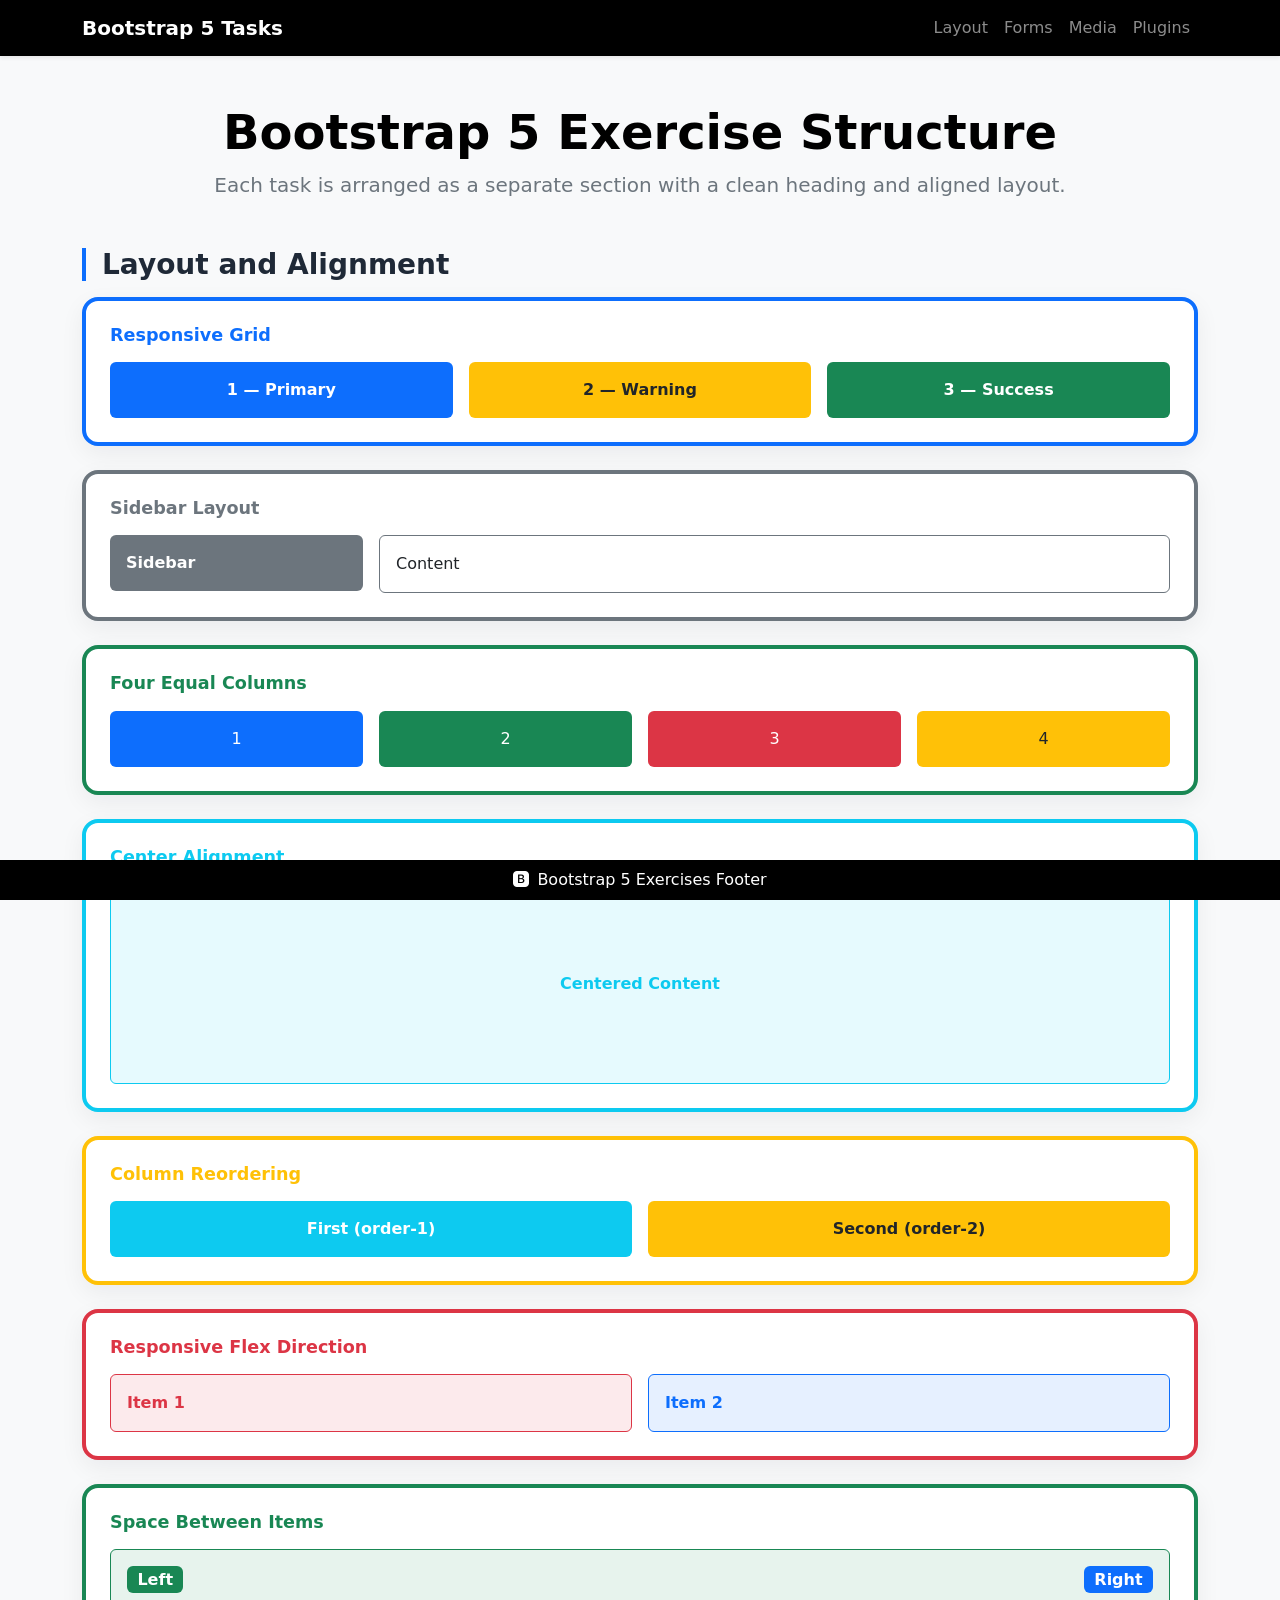
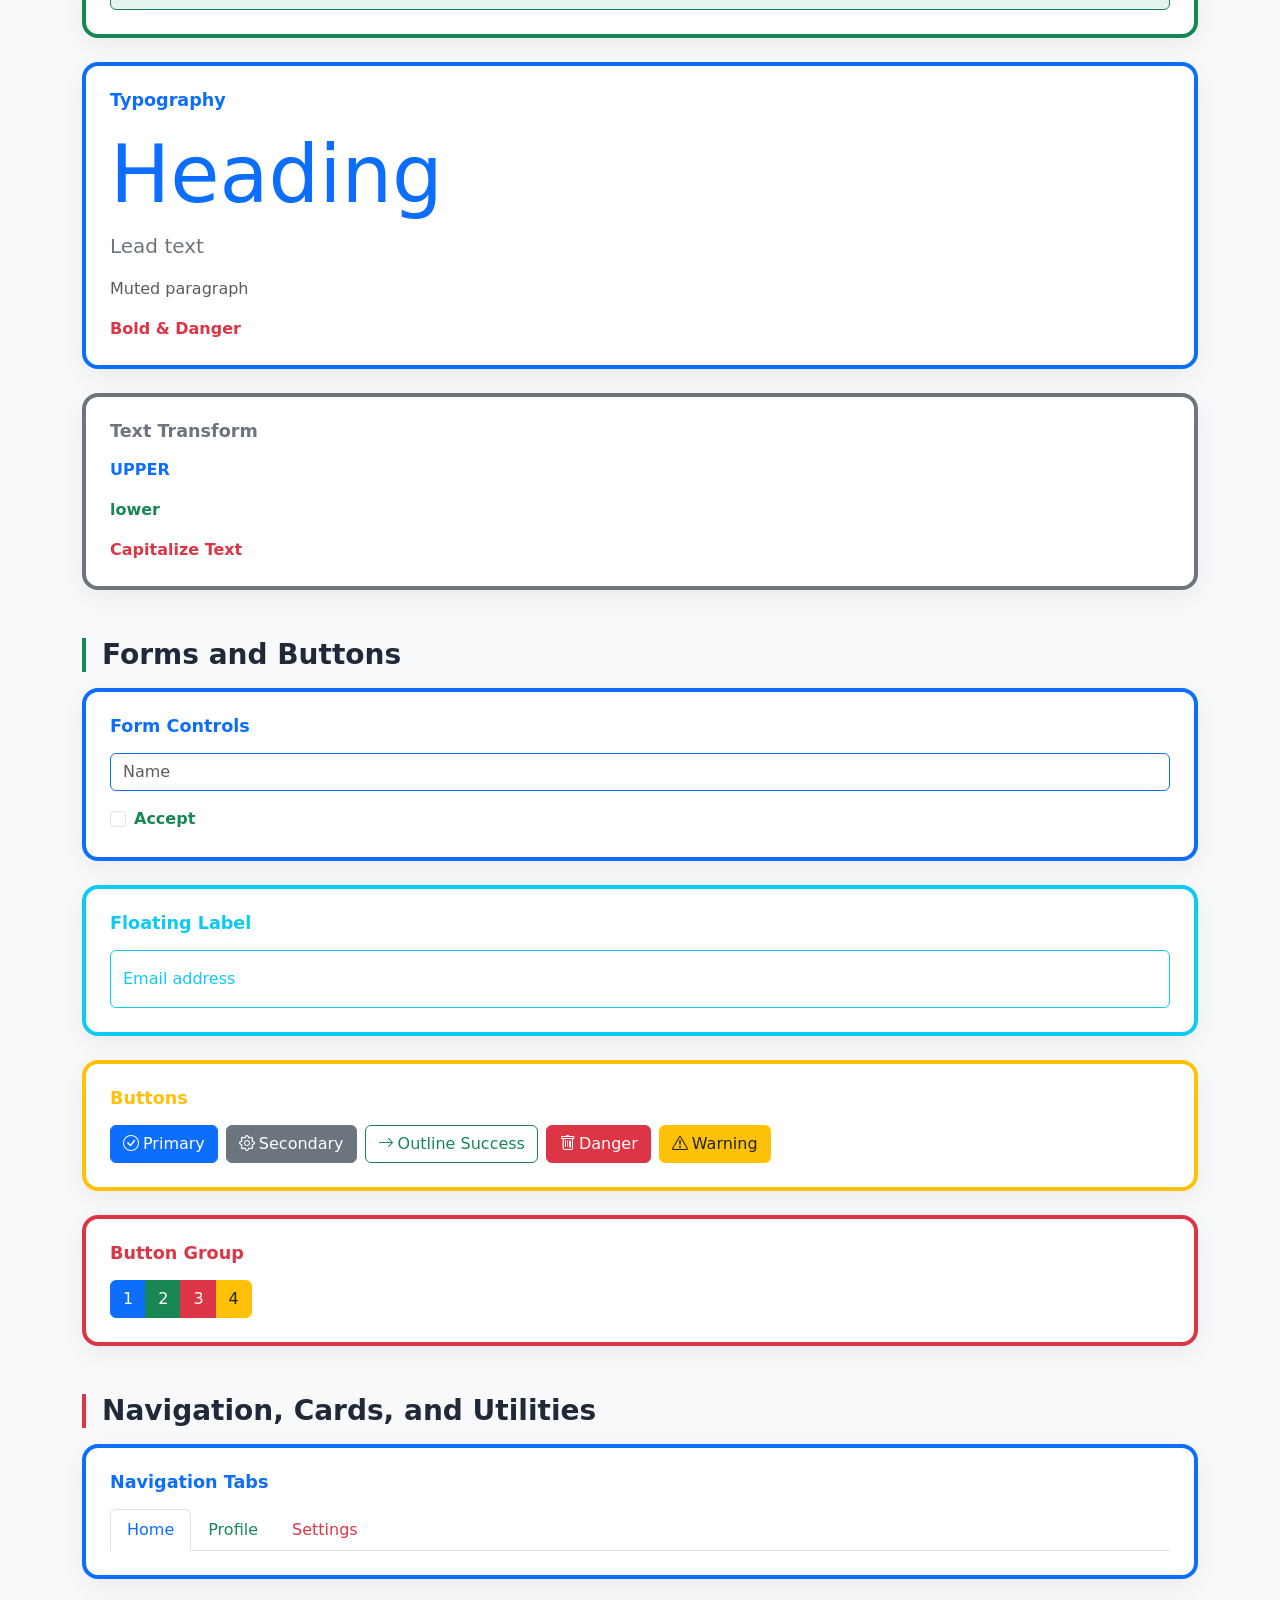
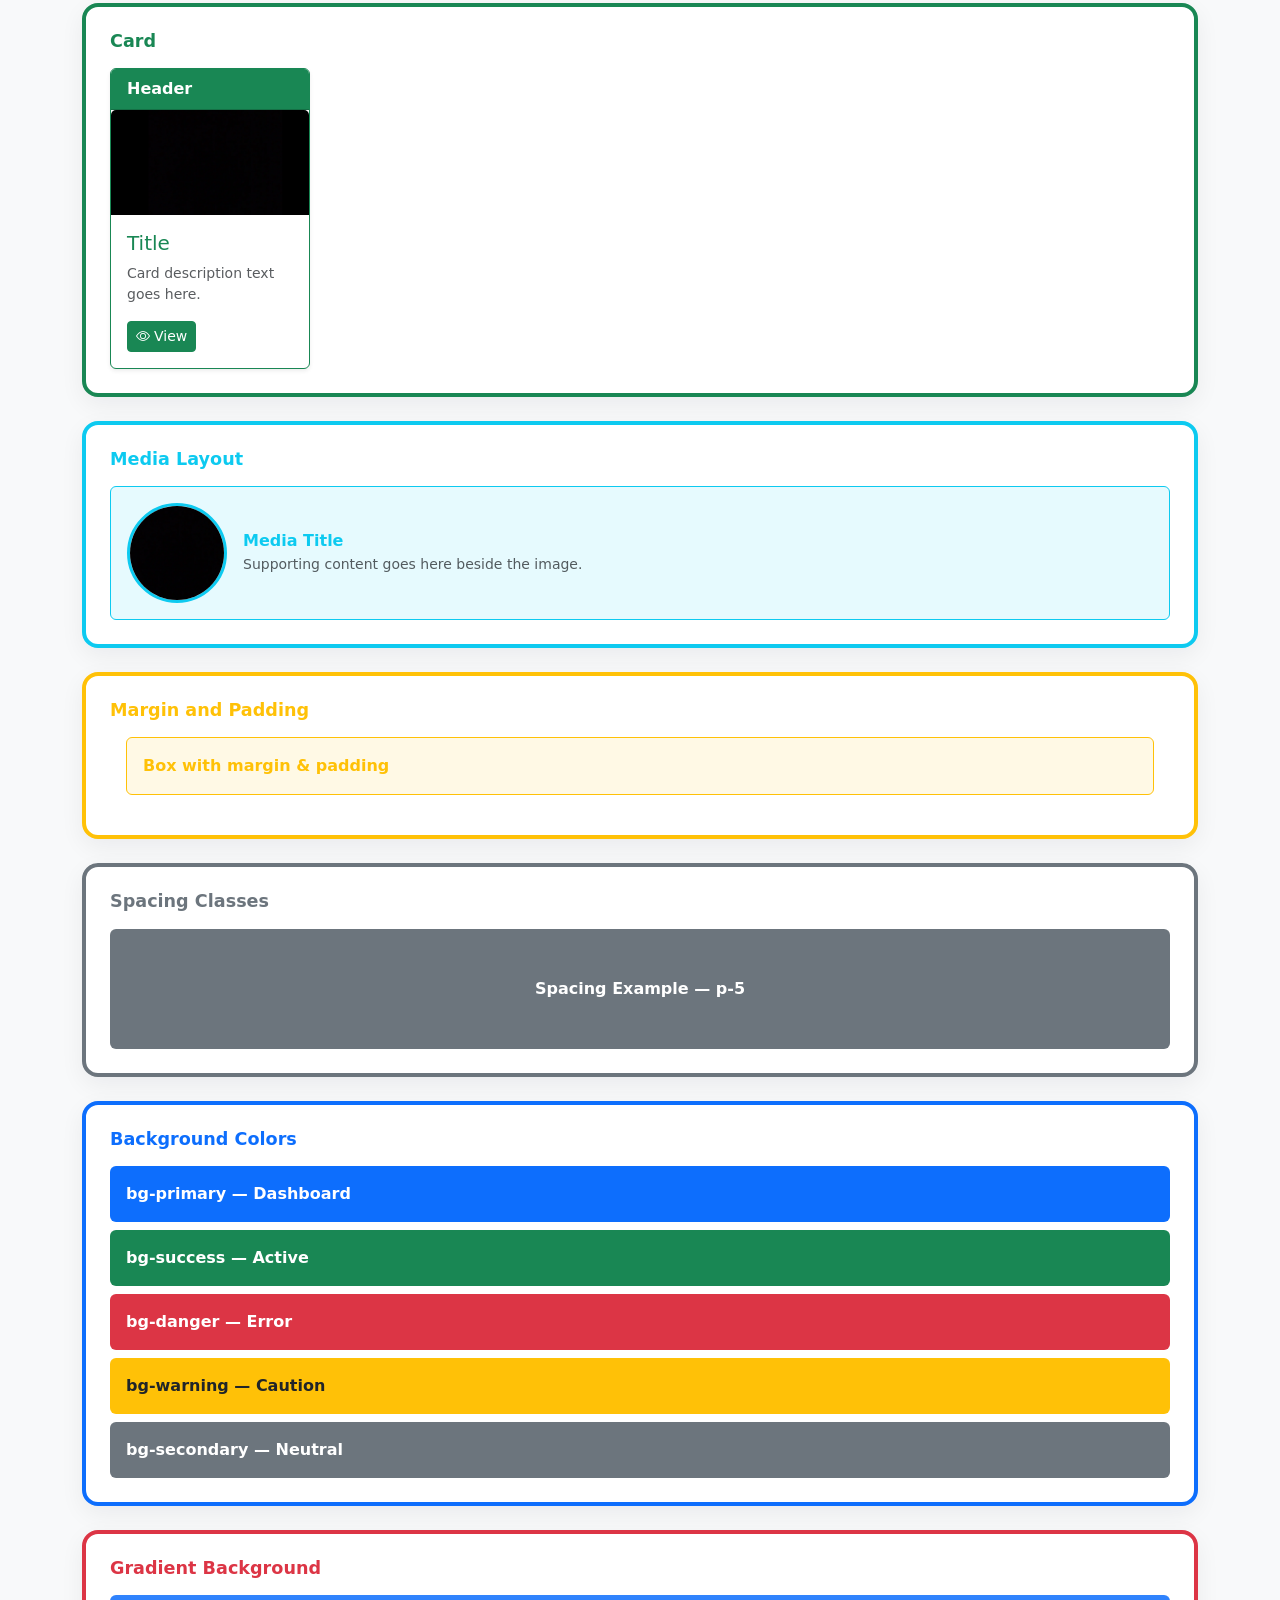
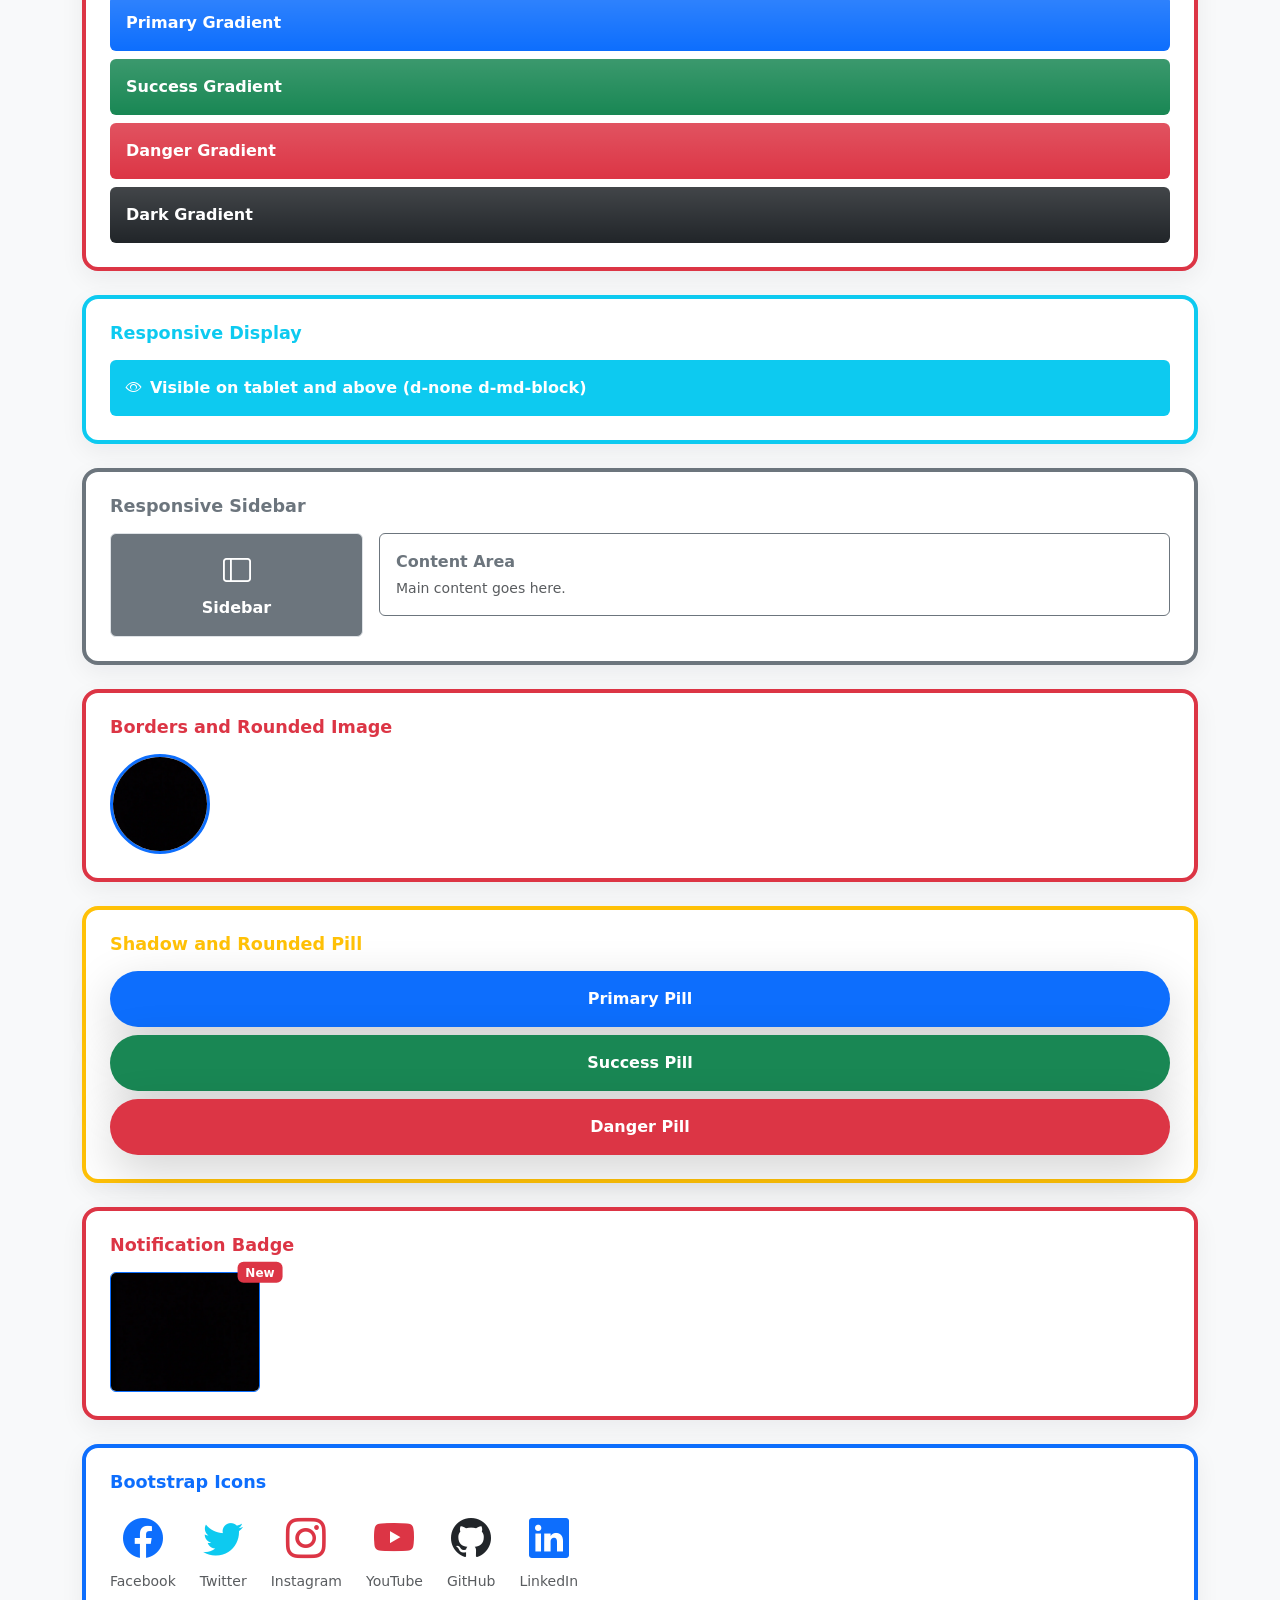
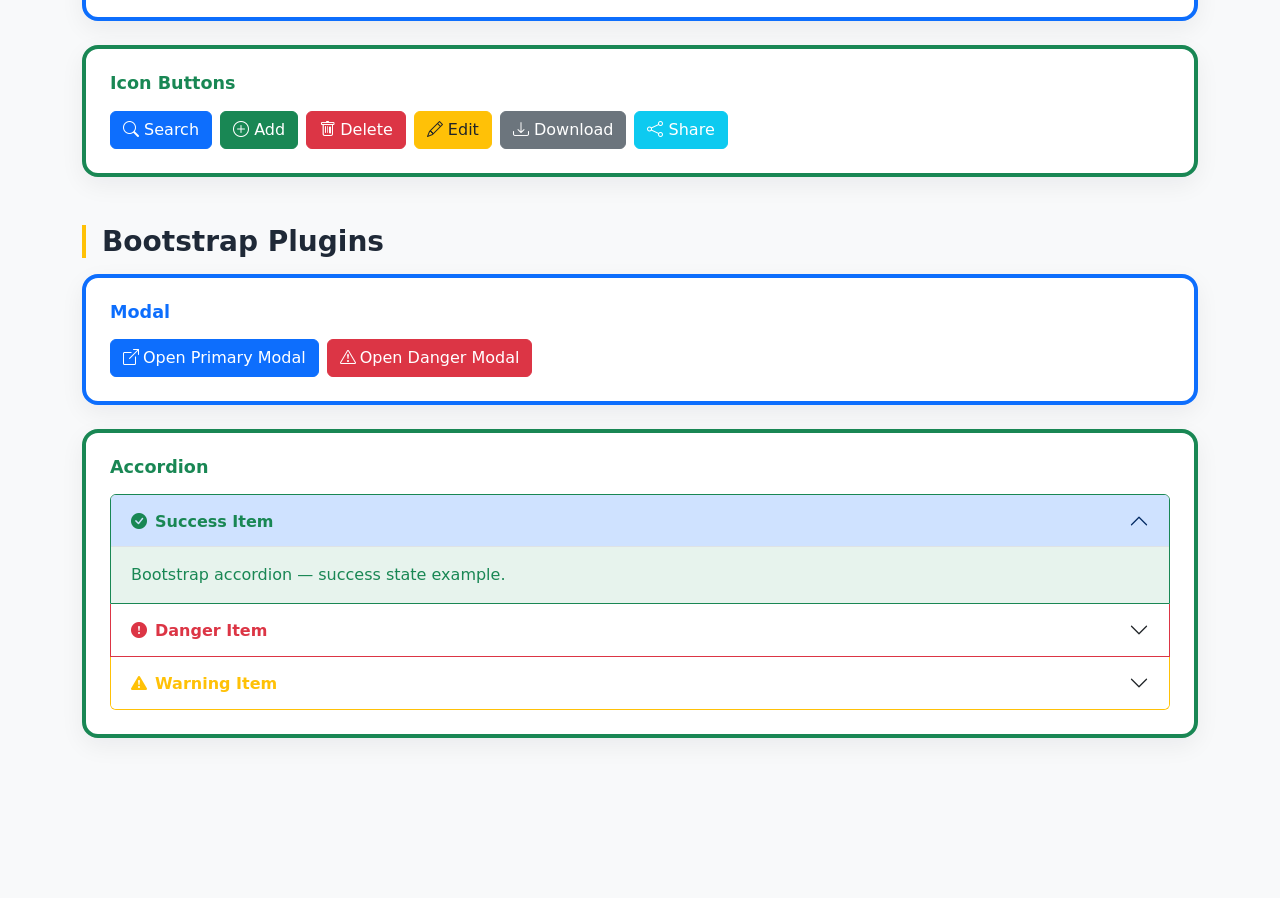
<file: UpSkilling/Module 1 - Bootstrap 5/index.html>
<!DOCTYPE html>
<html lang="en">
<head>
    <!-- Exercise 1.1 - CDN Setup -->
    <meta charset="UTF-8">
    <meta name="viewport" content="width=device-width, initial-scale=1.0">
    <title>Bootstrap 5 Exercises</title>
    <link href="https://cdn.jsdelivr.net/npm/bootstrap@5.3.3/dist/css/bootstrap.min.css" rel="stylesheet">
    <link rel="stylesheet" href="https://cdn.jsdelivr.net/npm/bootstrap-icons@1.11.3/font/bootstrap-icons.min.css">
    <style>
        body { padding-bottom: 4rem; }
        .page-shell { padding-bottom: 5rem; }
        .task-group { scroll-margin-top: 5rem; }

        .group-title {
            margin-bottom: 1rem;
            font-size: 1.75rem;
            font-weight: 700;
            color: #1f2937;
        }

        .task-card {
            padding: 1.5rem;
            border: 1px solid #dbe3ef;
            border-radius: 1rem;
            background-color: #ffffff;
            box-shadow: 0 0.5rem 1.5rem rgba(15, 23, 42, 0.06);
        }

        .task-heading {
            margin-bottom: 1rem;
            font-size: 1.1rem;
            font-weight: 700;
            color: #0f172a;
        }

        .center-demo { min-height: 200px; }
        .card-width  { max-width: 200px; }

        .media-image,
        .image-demo { object-fit: cover; }
    </style>
</head>
<body class="bg-body-tertiary">

    <!-- Exercise 10.1 - Navbar -->
    <nav class="navbar navbar-expand-lg navbar-dark bg-black shadow-sm">
        <div class="container">
            <a class="navbar-brand fw-semibold" href="#">Bootstrap 5 Tasks</a>
            <button class="navbar-toggler" type="button" data-bs-toggle="collapse" data-bs-target="#taskNav">
                <span class="navbar-toggler-icon"></span>
            </button>
            <div class="collapse navbar-collapse" id="taskNav">
                <ul class="navbar-nav ms-auto">
                    <li class="nav-item"><a class="nav-link" href="#layout">Layout</a></li>
                    <li class="nav-item"><a class="nav-link" href="#forms">Forms</a></li>
                    <li class="nav-item"><a class="nav-link" href="#media">Media</a></li>
                    <li class="nav-item"><a class="nav-link" href="#plugins">Plugins</a></li>
                </ul>
            </div>
        </div>
    </nav>

    <main class="container py-5 page-shell">
        <header class="text-center mb-5">
            <h1 class="display-5 fw-bold text-black">Bootstrap 5 Exercise Structure</h1>
            <p class="lead text-secondary mb-0">Each task is arranged as a separate section with a clean heading and aligned layout.</p>
        </header>

        <!-- ── LAYOUT ── -->
        <section id="layout" class="task-group mb-5">
            <h2 class="group-title border-start border-4 border-primary ps-3">Layout and Alignment</h2>
            <div class="d-flex flex-column gap-4">

                <!-- Exercise 3.1 - Responsive Grid -->
                <article class="task-card border-start border-4 border-primary">
                    <h3 class="task-heading text-primary">Responsive Grid</h3>
                    <div class="row g-3 text-center text-white">
                        <div class="col-12 col-md-6 col-lg-4">
                            <div class="bg-primary p-3 rounded fw-semibold">1 — Primary</div>
                        </div>
                        <div class="col-12 col-md-6 col-lg-4">
                            <div class="bg-warning text-dark p-3 rounded fw-semibold">2 — Warning</div>
                        </div>
                        <div class="col-12 col-md-6 col-lg-4">
                            <div class="bg-success p-3 rounded fw-semibold">3 — Success</div>
                        </div>
                    </div>
                </article>

                <!-- Exercise 4.1 - Sidebar Layout -->
                <article class="task-card border-start border-4 border-secondary">
                    <h3 class="task-heading text-secondary">Sidebar Layout</h3>
                    <div class="row g-3">
                        <div class="col-md-3">
                            <div class="bg-secondary text-white p-3 rounded fw-semibold">Sidebar</div>
                        </div>
                        <div class="col-md-9">
                            <div class="border border-secondary bg-white p-3 rounded">Content</div>
                        </div>
                    </div>
                </article>

                <!-- Exercise 4.2 - Four Equal Columns -->
                <article class="task-card border-start border-4 border-success">
                    <h3 class="task-heading text-success">Four Equal Columns</h3>
                    <div class="row g-3 text-center text-white">
                        <div class="col-sm-3"><div class="bg-primary p-3 rounded">1</div></div>
                        <div class="col-sm-3"><div class="bg-success p-3 rounded">2</div></div>
                        <div class="col-sm-3"><div class="bg-danger p-3 rounded">3</div></div>
                        <div class="col-sm-3"><div class="bg-warning text-dark p-3 rounded">4</div></div>
                    </div>
                </article>

                <!-- Exercise 5.1 - Center Alignment -->
                <article class="task-card border-start border-4 border-info">
                    <h3 class="task-heading text-info">Center Alignment</h3>
                    <div class="d-flex justify-content-center align-items-center bg-info bg-opacity-10 border border-info rounded center-demo text-info fw-semibold">
                        Centered Content
                    </div>
                </article>

                <!-- Exercise 5.2 - Column Reordering -->
                <article class="task-card border-start border-4 border-warning">
                    <h3 class="task-heading text-warning">Column Reordering</h3>
                    <div class="row g-3 text-center text-white">
                        <div class="col order-md-2">
                            <div class="bg-warning text-dark p-3 rounded fw-semibold">Second (order-2)</div>
                        </div>
                        <div class="col order-md-1">
                            <div class="bg-info p-3 rounded fw-semibold">First (order-1)</div>
                        </div>
                    </div>
                </article>

                <!-- Exercise 6.1 - Responsive Flex Direction -->
                <article class="task-card border-start border-4 border-danger">
                    <h3 class="task-heading text-danger">Responsive Flex Direction</h3>
                    <div class="d-flex flex-column flex-md-row gap-3">
                        <div class="border border-danger bg-danger bg-opacity-10 text-danger p-3 rounded flex-fill fw-semibold">Item 1</div>
                        <div class="border border-primary bg-primary bg-opacity-10 text-primary p-3 rounded flex-fill fw-semibold">Item 2</div>
                    </div>
                </article>

                <!-- Exercise 6.2 - Space Between Items -->
                <article class="task-card border-start border-4 border-success">
                    <h3 class="task-heading text-success">Space Between Items</h3>
                    <div class="d-flex justify-content-between align-items-center border border-success bg-success bg-opacity-10 p-3 rounded">
                        <span class="badge bg-success fs-6">Left</span>
                        <span class="badge bg-primary fs-6">Right</span>
                    </div>
                </article>

                <!-- Exercise 7.1 - Typography -->
                <article class="task-card border-start border-4 border-primary">
                    <h3 class="task-heading text-primary">Typography</h3>
                    <h1 class="display-1 text-primary">Heading</h1>
                    <p class="lead text-secondary">Lead text</p>
                    <p class="text-muted">Muted paragraph</p>
                    <p class="fw-bold text-danger mb-0">Bold &amp; Danger</p>
                </article>

                <!-- Exercise 7.2 - Text Transform -->
                <article class="task-card border-start border-4 border-secondary">
                    <h3 class="task-heading text-secondary">Text Transform</h3>
                    <p class="text-uppercase text-primary fw-semibold">upper</p>
                    <p class="text-lowercase text-success fw-semibold">LOWER</p>
                    <p class="text-capitalize text-danger fw-semibold mb-0">capitalize text</p>
                </article>

            </div>
        </section>

        <!-- ── FORMS ── -->
        <section id="forms" class="task-group mb-5">
            <h2 class="group-title border-start border-4 border-success ps-3">Forms and Buttons</h2>
            <div class="d-flex flex-column gap-4">

                <!-- Exercise 8.1 - Form Controls -->
                <article class="task-card border-start border-4 border-primary">
                    <h3 class="task-heading text-primary">Form Controls</h3>
                    <form>
                        <input class="form-control border-primary mb-3" placeholder="Name">
                        <div class="form-check">
                            <input type="checkbox" class="form-check-input" id="accept">
                            <label class="form-check-label text-success fw-semibold" for="accept">Accept</label>
                        </div>
                    </form>
                </article>

                <!-- Exercise 8.2 - Floating Label -->
                <article class="task-card border-start border-4 border-info">
                    <h3 class="task-heading text-info">Floating Label</h3>
                    <div class="form-floating">
                        <input type="email" class="form-control border-info" id="floatingEmail" placeholder="Email">
                        <label for="floatingEmail" class="text-info">Email address</label>
                    </div>
                </article>

                <!-- Exercise 9.1 - Buttons -->
                <article class="task-card border-start border-4 border-warning">
                    <h3 class="task-heading text-warning">Buttons</h3>
                    <div class="d-flex flex-wrap gap-2">
                        <button class="btn btn-primary" type="button">
                            <i class="bi bi-check-circle me-1"></i>Primary
                        </button>
                        <button class="btn btn-secondary" type="button">
                            <i class="bi bi-gear me-1"></i>Secondary
                        </button>
                        <button class="btn btn-outline-success" type="button">
                            <i class="bi bi-arrow-right me-1"></i>Outline Success
                        </button>
                        <button class="btn btn-danger" type="button">
                            <i class="bi bi-trash me-1"></i>Danger
                        </button>
                        <button class="btn btn-warning text-dark" type="button">
                            <i class="bi bi-exclamation-triangle me-1"></i>Warning
                        </button>
                    </div>
                </article>

                <!-- Exercise 9.2 - Button Group -->
                <article class="task-card border-start border-4 border-danger">
                    <h3 class="task-heading text-danger">Button Group</h3>
                    <div class="btn-group" role="group" aria-label="Button group">
                        <button class="btn btn-primary" type="button">1</button>
                        <button class="btn btn-success" type="button">2</button>
                        <button class="btn btn-danger" type="button">3</button>
                        <button class="btn btn-warning text-dark" type="button">4</button>
                    </div>
                </article>

            </div>
        </section>

        <!-- ── MEDIA ── -->
        <section id="media" class="task-group mb-5">
            <h2 class="group-title border-start border-4 border-danger ps-3">Navigation, Cards, and Utilities</h2>
            <div class="d-flex flex-column gap-4">

                <!-- Exercise 10.2 - Navigation Tabs -->
                <article class="task-card border-start border-4 border-primary">
                    <h3 class="task-heading text-primary">Navigation Tabs</h3>
                    <ul class="nav nav-tabs">
                        <li class="nav-item">
                            <a class="nav-link active text-primary" href="#">Home</a>
                        </li>
                        <li class="nav-item">
                            <a class="nav-link text-success" href="#">Profile</a>
                        </li>
                        <li class="nav-item">
                            <a class="nav-link text-danger" href="#">Settings</a>
                        </li>
                    </ul>
                </article>

                <!-- Exercise 11.1 - Card -->
                <article class="task-card border-start border-4 border-success">
                    <h3 class="task-heading text-success">Card</h3>
                    <div class="card card-width border-success shadow-sm">
                        <div class="card-header bg-success text-white fw-semibold">Header</div>
                        <img src="image.png" class="card-img-top" alt="Card Image">
                        <div class="card-body">
                            <h5 class="card-title text-success">Title</h5>
                            <p class="card-text text-muted small">Card description text goes here.</p>
                            <button class="btn btn-success btn-sm">
                                <i class="bi bi-eye me-1"></i>View
                            </button>
                        </div>
                    </div>
                </article>

                <!-- Exercise 11.2 - Media Layout -->
                <article class="task-card border-start border-4 border-info">
                    <h3 class="task-heading text-info">Media Layout</h3>
                    <div class="d-flex align-items-center gap-3 p-3 bg-info bg-opacity-10 border border-info rounded">
                        <img src="image.png" width="100" height="100" alt="Image" class="rounded-circle border border-3 border-info media-image">
                        <div>
                            <h6 class="text-info fw-bold mb-1">Media Title</h6>
                            <p class="mb-0 text-muted small">Supporting content goes here beside the image.</p>
                        </div>
                    </div>
                </article>

                <!-- Exercise 12.1 - Margin and Padding -->
                <article class="task-card border-start border-4 border-warning">
                    <h3 class="task-heading text-warning">Margin and Padding</h3>
                    <div class="m-3 p-3 bg-warning bg-opacity-10 border border-warning rounded text-warning fw-semibold">
                        Box with margin &amp; padding
                    </div>
                </article>

                <!-- Exercise 12.2 - Spacing Classes -->
                <article class="task-card border-start border-4 border-secondary">
                    <h3 class="task-heading text-secondary">Spacing Classes</h3>
                    <div class="p-5 bg-secondary text-white rounded text-center fw-semibold">
                        Spacing Example — p-5
                    </div>
                </article>

                <!-- Exercise 13.1 - Background Colors -->
                <article class="task-card border-start border-4 border-primary">
                    <h3 class="task-heading text-primary">Background Colors</h3>
                    <div class="d-flex flex-column gap-2">
                        <div class="bg-primary text-white p-3 rounded fw-semibold">bg-primary — Dashboard</div>
                        <div class="bg-success text-white p-3 rounded fw-semibold">bg-success — Active</div>
                        <div class="bg-danger text-white p-3 rounded fw-semibold">bg-danger — Error</div>
                        <div class="bg-warning text-dark p-3 rounded fw-semibold">bg-warning — Caution</div>
                        <div class="bg-secondary text-white p-3 rounded fw-semibold">bg-secondary — Neutral</div>
                    </div>
                </article>

                <!-- Exercise 13.2 - Gradient Background -->
                <article class="task-card border-start border-4 border-danger">
                    <h3 class="task-heading text-danger">Gradient Background</h3>
                    <div class="d-flex flex-column gap-2">
                        <div class="bg-primary bg-gradient text-white p-3 rounded fw-semibold">Primary Gradient</div>
                        <div class="bg-success bg-gradient text-white p-3 rounded fw-semibold">Success Gradient</div>
                        <div class="bg-danger bg-gradient text-white p-3 rounded fw-semibold">Danger Gradient</div>
                        <div class="bg-dark bg-gradient text-white p-3 rounded fw-semibold">Dark Gradient</div>
                    </div>
                </article>

                <!-- Exercise 14.1 - Responsive Display -->
                <article class="task-card border-start border-4 border-info">
                    <h3 class="task-heading text-info">Responsive Display</h3>
                    <div class="d-none d-md-block bg-info text-white p-3 rounded fw-semibold">
                        <i class="bi bi-eye me-2"></i>Visible on tablet and above (d-none d-md-block)
                    </div>
                    <div class="d-block d-md-none bg-warning text-dark p-3 rounded fw-semibold">
                        <i class="bi bi-phone me-2"></i>Visible on mobile only
                    </div>
                </article>

                <!-- Exercise 14.2 - Responsive Sidebar -->
                <article class="task-card border-start border-4 border-secondary">
                    <h3 class="task-heading text-secondary">Responsive Sidebar</h3>
                    <div class="row g-3">
                        <div class="d-none d-md-block col-md-3">
                            <div class="bg-secondary text-white border rounded p-3 text-center fw-semibold">
                                <i class="bi bi-layout-sidebar d-block fs-3 mb-1"></i>Sidebar
                            </div>
                        </div>
                        <div class="col">
                            <div class="border border-secondary rounded p-3 bg-white">
                                <span class="text-secondary fw-semibold">Content Area</span>
                                <p class="text-muted small mb-0 mt-1">Main content goes here.</p>
                            </div>
                        </div>
                    </div>
                </article>

                <!-- Exercise 15.1 - Borders and Rounded Image -->
                <article class="task-card border-start border-4 border-danger">
                    <h3 class="task-heading text-danger">Borders and Rounded Image</h3>
                    <div class="d-flex gap-3 align-items-center flex-wrap">
                        <img src="image.png"
                             class="border border-3 border-primary rounded-circle image-demo"
                             width="100" height="100" alt="Profile Primary">
                    </div>
                </article>

                <!-- Exercise 15.2 - Shadow and Rounded Pill -->
                <article class="task-card border-start border-4 border-warning">
                    <h3 class="task-heading text-warning">Shadow and Rounded Pill</h3>
                    <div class="d-flex flex-column gap-2">
                        <div class="shadow-lg rounded-pill p-3 bg-primary text-white text-center fw-semibold">Primary Pill</div>
                        <div class="shadow-lg rounded-pill p-3 bg-success text-white text-center fw-semibold">Success Pill</div>
                        <div class="shadow-lg rounded-pill p-3 bg-danger text-white text-center fw-semibold">Danger Pill</div>
                    </div>
                </article>

                <!-- Exercise 16.2 - Notification Badge -->
                <article class="task-card border-start border-4 border-danger">
                    <h3 class="task-heading text-danger">Notification Badge</h3>
                    <div class="d-flex gap-4 flex-wrap">
                        <div class="position-relative d-inline-block">
                            <img src="image.png" width="150" height="120" alt="Product" class="rounded border border-primary" style="object-fit:cover;">
                            <span class="position-absolute top-0 start-100 translate-middle badge bg-danger">New</span>
                        </div>
                    </div>
                </article>

                <!-- Exercise 17.1 - Icons -->
                <article class="task-card border-start border-4 border-primary">
                    <h3 class="task-heading text-primary">Bootstrap Icons</h3>
                    <div class="d-flex flex-wrap gap-4 align-items-center">
                        <div class="text-center">
                            <i class="bi bi-facebook fs-1 text-primary d-block"></i>
                            <small class="text-muted">Facebook</small>
                        </div>
                        <div class="text-center">
                            <i class="bi bi-twitter fs-1 text-info d-block"></i>
                            <small class="text-muted">Twitter</small>
                        </div>
                        <div class="text-center">
                            <i class="bi bi-instagram fs-1 text-danger d-block"></i>
                            <small class="text-muted">Instagram</small>
                        </div>
                        <div class="text-center">
                            <i class="bi bi-youtube fs-1 text-danger d-block"></i>
                            <small class="text-muted">YouTube</small>
                        </div>
                        <div class="text-center">
                            <i class="bi bi-github fs-1 text-dark d-block"></i>
                            <small class="text-muted">GitHub</small>
                        </div>
                        <div class="text-center">
                            <i class="bi bi-linkedin fs-1 text-primary d-block"></i>
                            <small class="text-muted">LinkedIn</small>
                        </div>
                    </div>
                </article>

                <!-- Exercise 17.2 - Icon Buttons -->
                <article class="task-card border-start border-4 border-success">
                    <h3 class="task-heading text-success">Icon Buttons</h3>
                    <div class="d-flex flex-wrap gap-2">
                        <button class="btn btn-primary" type="button">
                            <i class="bi bi-search"></i> Search
                        </button>
                        <button class="btn btn-success" type="button">
                            <i class="bi bi-plus-circle"></i> Add
                        </button>
                        <button class="btn btn-danger" type="button">
                            <i class="bi bi-trash"></i> Delete
                        </button>
                        <button class="btn btn-warning text-dark" type="button">
                            <i class="bi bi-pencil"></i> Edit
                        </button>
                        <button class="btn btn-secondary" type="button">
                            <i class="bi bi-download"></i> Download
                        </button>
                        <button class="btn btn-info text-white" type="button">
                            <i class="bi bi-share"></i> Share
                        </button>
                    </div>
                </article>

            </div>
        </section>

        <!-- ── PLUGINS ── -->
        <section id="plugins" class="task-group mb-5">
            <h2 class="group-title border-start border-4 border-warning ps-3">Bootstrap Plugins</h2>
            <div class="d-flex flex-column gap-4">

                <!-- Exercise 18.1 - Modal -->
                <article class="task-card border-start border-4 border-primary">
                    <h3 class="task-heading text-primary">Modal</h3>
                    <div class="d-flex gap-2">
                        <button class="btn btn-primary" type="button" data-bs-toggle="modal" data-bs-target="#exerciseModal">
                            <i class="bi bi-box-arrow-up-right me-1"></i>Open Primary Modal
                        </button>
                        <button class="btn btn-danger" type="button" data-bs-toggle="modal" data-bs-target="#exerciseModal">
                            <i class="bi bi-exclamation-triangle me-1"></i>Open Danger Modal
                        </button>
                    </div>
                </article>

                <!-- Exercise 18.2 - Accordion -->
                <article class="task-card border-start border-4 border-success">
                    <h3 class="task-heading text-success">Accordion</h3>
                    <div class="accordion" id="exerciseAccordion">
                        <div class="accordion-item border-success">
                            <h2 class="accordion-header" id="head1">
                                <button class="accordion-button text-success fw-semibold" type="button"
                                    data-bs-toggle="collapse" data-bs-target="#body1">
                                    <i class="bi bi-check-circle-fill text-success me-2"></i>Success Item
                                </button>
                            </h2>
                            <div id="body1" class="accordion-collapse collapse show" data-bs-parent="#exerciseAccordion">
                                <div class="accordion-body text-success bg-success bg-opacity-10">
                                    Bootstrap accordion — success state example.
                                </div>
                            </div>
                        </div>
                        <div class="accordion-item border-danger">
                            <h2 class="accordion-header" id="head2">
                                <button class="accordion-button collapsed text-danger fw-semibold" type="button"
                                    data-bs-toggle="collapse" data-bs-target="#body2">
                                    <i class="bi bi-exclamation-circle-fill text-danger me-2"></i>Danger Item
                                </button>
                            </h2>
                            <div id="body2" class="accordion-collapse collapse" data-bs-parent="#exerciseAccordion">
                                <div class="accordion-body text-danger bg-danger bg-opacity-10">
                                    Bootstrap accordion — danger state example.
                                </div>
                            </div>
                        </div>
                        <div class="accordion-item border-warning">
                            <h2 class="accordion-header" id="head3">
                                <button class="accordion-button collapsed text-warning fw-semibold" type="button"
                                    data-bs-toggle="collapse" data-bs-target="#body3">
                                    <i class="bi bi-exclamation-triangle-fill text-warning me-2"></i>Warning Item
                                </button>
                            </h2>
                            <div id="body3" class="accordion-collapse collapse" data-bs-parent="#exerciseAccordion">
                                <div class="accordion-body text-warning bg-warning bg-opacity-10">
                                    Bootstrap accordion — warning state example.
                                </div>
                            </div>
                        </div>
                    </div>
                </article>

            </div>
        </section>
    </main>

    <!-- Exercise 18.1 - Modal Content -->
    <div class="modal fade" id="exerciseModal" tabindex="-1" aria-hidden="true">
        <div class="modal-dialog">
            <div class="modal-content border-primary">
                <div class="modal-header bg-primary text-white">
                    <h5 class="modal-title">
                        <i class="bi bi-info-circle me-2"></i>Modal Title
                    </h5>
                    <button type="button" class="btn-close btn-close-white" data-bs-dismiss="modal" aria-label="Close"></button>
                </div>
                <div class="modal-body">
                    <p class="text-success"><i class="bi bi-check-circle me-2"></i>Hello — this is the modal body.</p>
                    <p class="text-danger mb-0"><i class="bi bi-exclamation-triangle me-2"></i>Warning text example.</p>
                </div>
                <div class="modal-footer">
                    <button type="button" class="btn btn-secondary" data-bs-dismiss="modal">
                        <i class="bi bi-x-circle me-1"></i>Close
                    </button>
                    <button type="button" class="btn btn-primary">
                        <i class="bi bi-save me-1"></i>Save
                    </button>
                </div>
            </div>
        </div>
    </div>

    <!-- Exercise 16.1 - Fixed Footer -->
    <footer class="position-fixed bottom-0 w-100 bg-black text-white text-center py-2">
        <i class="bi bi-bootstrap-fill me-2"></i>Bootstrap 5 Exercises Footer
    </footer>

    <!-- Exercise 2.2 - Add JS Plugins -->
    <script src="https://cdn.jsdelivr.net/npm/bootstrap@5.3.3/dist/js/bootstrap.bundle.min.js"></script>
</body>
</html>
</file>
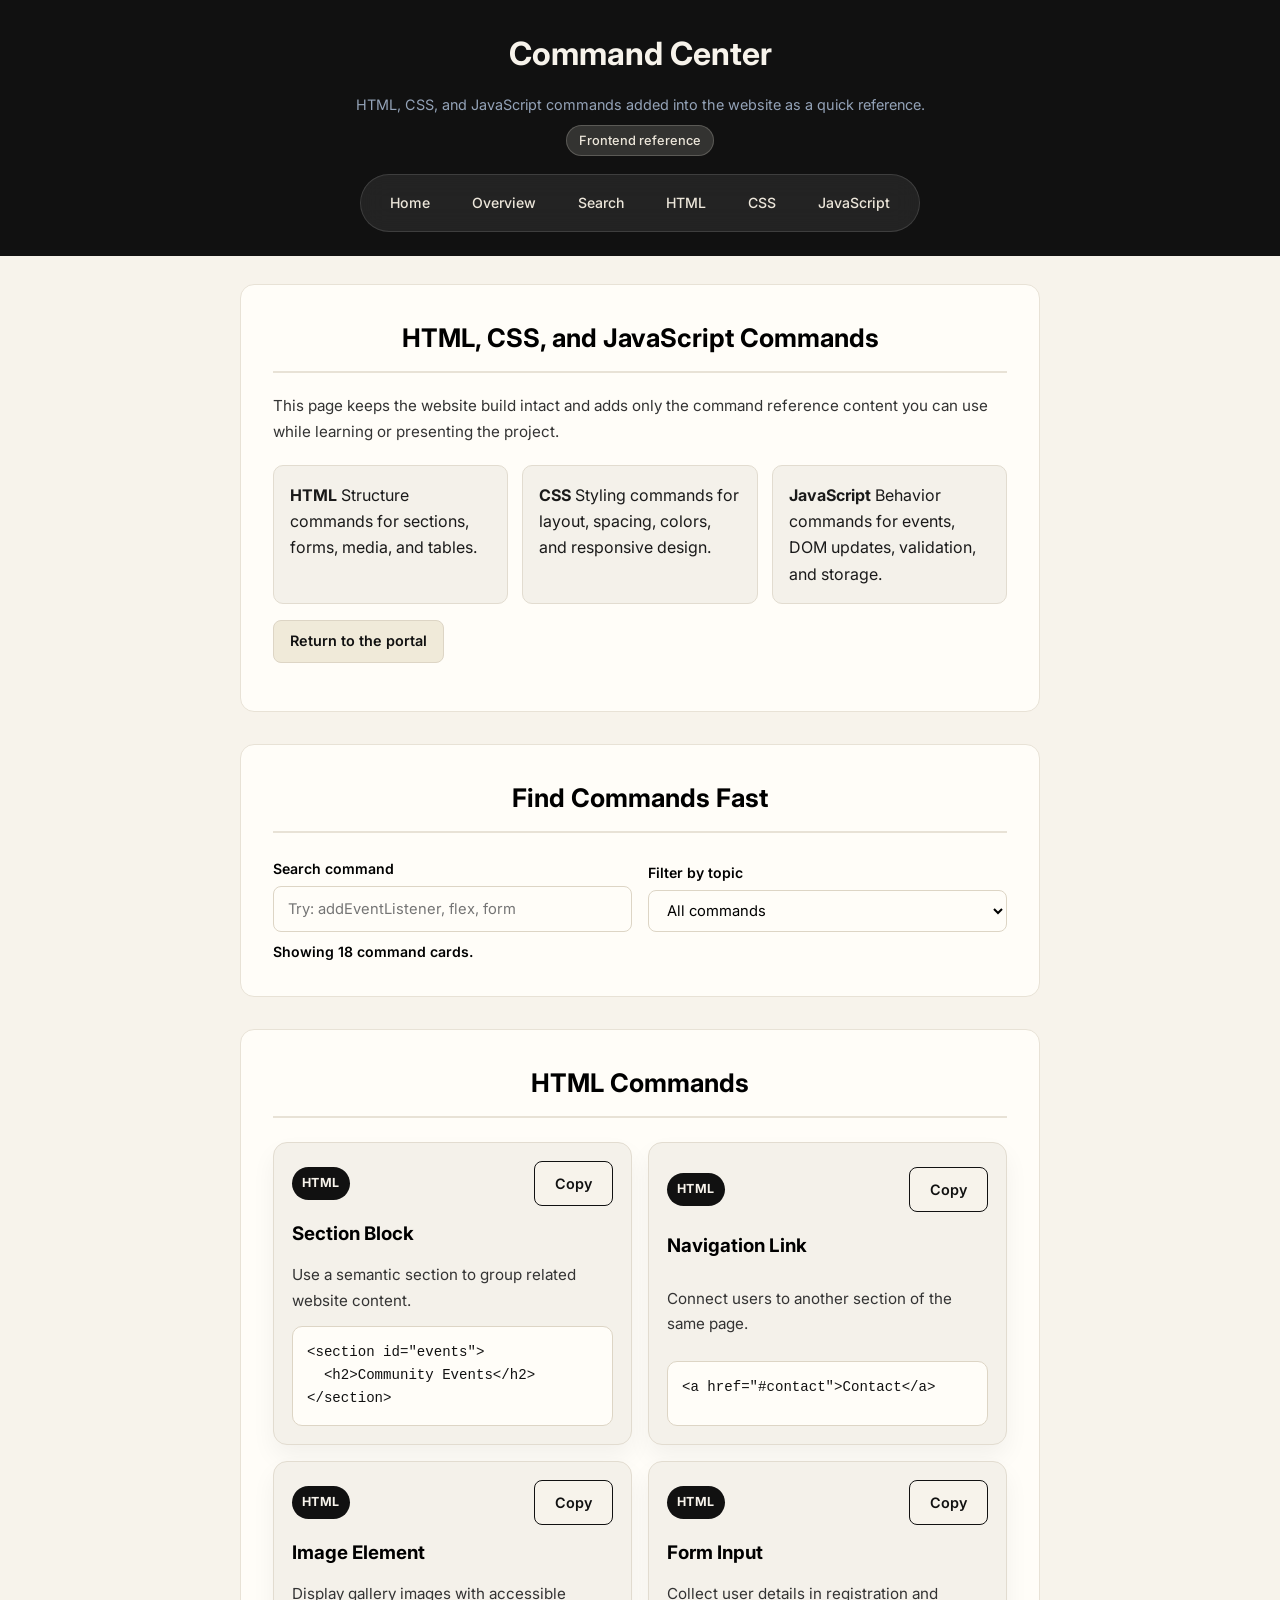
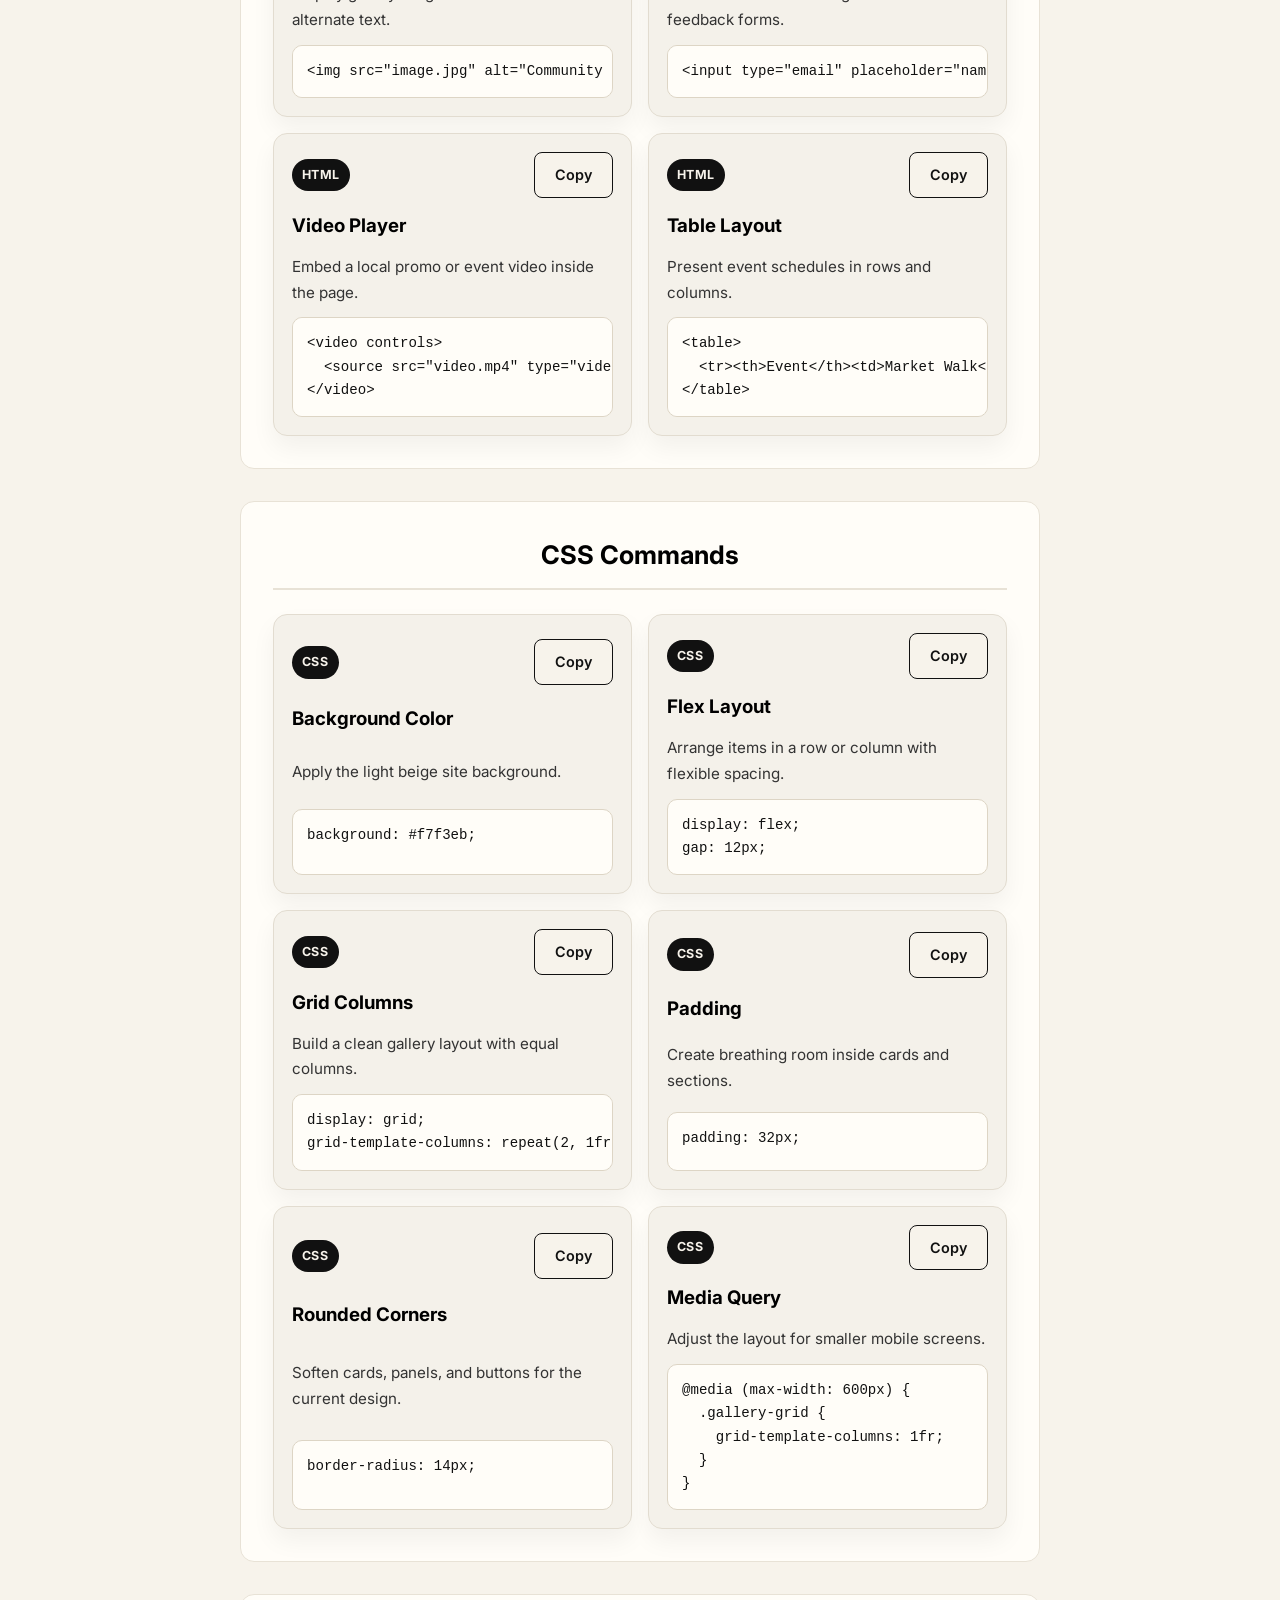
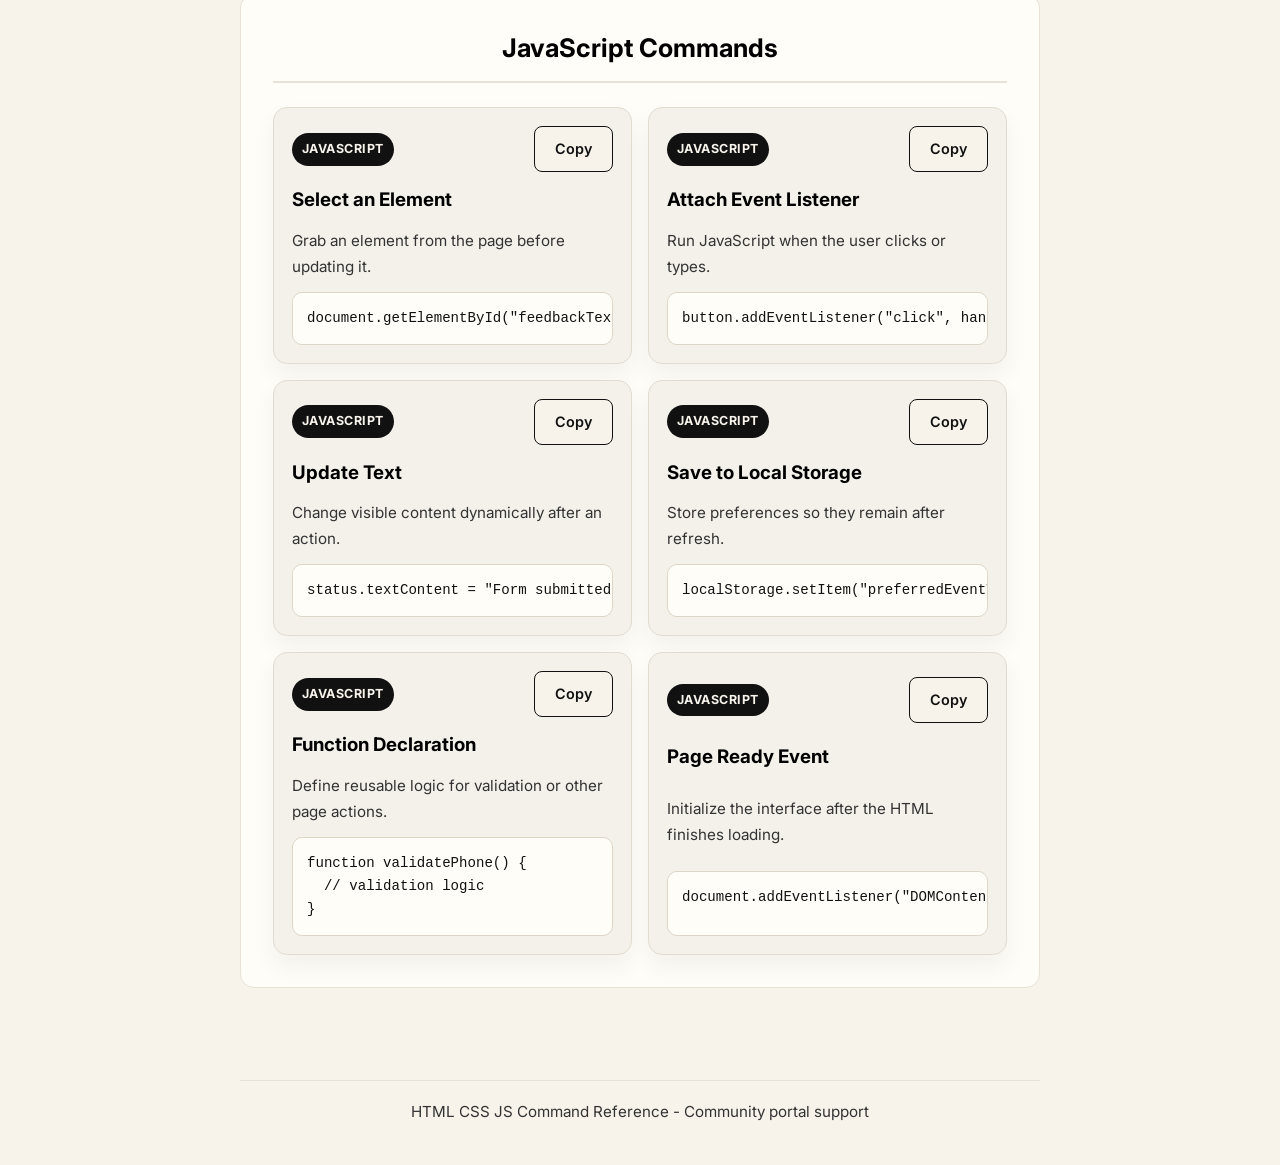
<file: UpSkilling/Module 1 - HTML 5/help.html>
<!DOCTYPE html>
<html lang="en">
<head>
  <!-- HTML Task 11: Create Help Page Structure -->
  <!-- Command: help.html, <!DOCTYPE html>, <html lang="en">, <head>, <title>, <body> -->
  <meta charset="UTF-8">
  <meta name="viewport" content="width=device-width, initial-scale=1.0">
  <title>HTML CSS JS Command Reference</title>
  <link rel="stylesheet" href="../Module 1 - CSS 3/styles.css">
</head>
<body>
  <header id="mainHeader">
    <div class="wrap">
      <div class="site-title">
        <h1>Command Center</h1>
        <p style="color: #94a3b8; font-size: 0.9rem; margin-top: 4px;">HTML, CSS, and JavaScript commands added into the website as a quick reference.</p>
        <div class="badge">Frontend reference</div>
      </div>
      <nav aria-label="Command navigation" class="pill-nav">
        <ul>
          <!-- HTML Task 12: Help Navigation -->
          <!-- Command: <a href="index.html">Home Page</a> -->
          <li><a href="index.html">Home</a></li>
          <li><a href="#commandIntro">Overview</a></li>
          <li><a href="#commandControls">Search</a></li>
          <li><a href="#htmlCommands">HTML</a></li>
          <li><a href="#cssCommands">CSS</a></li>
          <li><a href="#jsCommands">JavaScript</a></li>
        </ul>
      </nav>
    </div>
  </header>

  <main class="wrap">
    <!-- HTML Task 13: User Guide Section -->
    <!-- Command: instructions for viewing events, registering, finding nearby events, saving preferences -->
    <section id="commandIntro" class="help-card">
      <h1>HTML, CSS, and JavaScript Commands</h1>
      <p>This page keeps the website build intact and adds only the command reference content you can use while learning or presenting the project.</p>
      <div class="command-summary">
        <div class="info-card">
          <strong>HTML</strong>
          <span>Structure commands for sections, forms, media, and tables.</span>
        </div>
        <div class="info-card">
          <strong>CSS</strong>
          <span>Styling commands for layout, spacing, colors, and responsive design.</span>
        </div>
        <div class="info-card">
          <strong>JavaScript</strong>
          <span>Behavior commands for events, DOM updates, validation, and storage.</span>
        </div>
      </div>
      <p><a class="inline-link" href="index.html">Return to the portal</a></p>
    </section>

    <!-- HTML Task 14: Frequently Asked Questions -->
    <!-- Command: FAQ for register, event type change, location, clear preferences -->
    <section id="commandControls" class="help-card">
      <h2>Find Commands Fast</h2>
      <div class="command-toolbar">
        <div class="field">
          <label for="commandSearch">Search command</label>
          <input id="commandSearch" type="search" placeholder="Try: addEventListener, flex, form">
        </div>
        <div class="field">
          <label for="commandFilter">Filter by topic</label>
          <select id="commandFilter">
            <option value="all">All commands</option>
            <option value="html">HTML</option>
            <option value="css">CSS</option>
            <option value="js">JavaScript</option>
          </select>
        </div>
      </div>
      <div id="commandStatus" class="status-box">Showing all command cards.</div>
    </section>

    <!-- HTML Task 15: Contact Support Section -->
    <!-- Command: email, phone number, office address -->
    <section id="htmlCommands" class="help-card">
      <h2>HTML Commands</h2>
      <div class="command-grid">
        <!-- HTML Task 1: Create the HTML5 base template -->
        <!-- Command: <!DOCTYPE html>, <html>, <head>, <body> -->
        <article class="command-card" data-topic="html" data-keywords="html section semantic layout">
          <div class="command-head">
            <span class="command-tag">HTML</span>
            <button class="secondary copy-command-btn" type="button" data-copy='&lt;section id="events"&gt;&lt;/section&gt;'>Copy</button>
          </div>
          <h3>Section Block</h3>
          <p>Use a semantic section to group related website content.</p>
          <pre><code>&lt;section id="events"&gt;
  &lt;h2&gt;Community Events&lt;/h2&gt;
&lt;/section&gt;</code></pre>
        </article>

        <!-- HTML Task 2: Navigation and linking -->
        <!-- Command: <nav>, <a href="#contact"> -->
        <article class="command-card" data-topic="html" data-keywords="html anchor navigation link">
          <div class="command-head">
            <span class="command-tag">HTML</span>
            <button class="secondary copy-command-btn" type="button" data-copy='&lt;a href="#contact"&gt;Contact&lt;/a&gt;'>Copy</button>
          </div>
          <h3>Navigation Link</h3>
          <p>Connect users to another section of the same page.</p>
          <pre><code>&lt;a href="#contact"&gt;Contact&lt;/a&gt;</code></pre>
        </article>

        <!-- HTML Task 4: Image gallery -->
        <!-- Command: <img src="image.jpg" alt="Community event"> -->
        <article class="command-card" data-topic="html" data-keywords="html image gallery media">
          <div class="command-head">
            <span class="command-tag">HTML</span>
            <button class="secondary copy-command-btn" type="button" data-copy='&lt;img src="image.jpg" alt="Community event"&gt;'>Copy</button>
          </div>
          <h3>Image Element</h3>
          <p>Display gallery images with accessible alternate text.</p>
          <pre><code>&lt;img src="image.jpg" alt="Community event"&gt;</code></pre>
        </article>

        <!-- HTML Task 5: Event registration form -->
        <!-- Command: <input type="email" placeholder="name@example.com" required> -->
        <article class="command-card" data-topic="html" data-keywords="html form input register">
          <div class="command-head">
            <span class="command-tag">HTML</span>
            <button class="secondary copy-command-btn" type="button" data-copy='&lt;input type="email" placeholder="name@example.com" required&gt;'>Copy</button>
          </div>
          <h3>Form Input</h3>
          <p>Collect user details in registration and feedback forms.</p>
          <pre><code>&lt;input type="email" placeholder="name@example.com" required&gt;</code></pre>
        </article>

        <!-- HTML Task 7: Video invite -->
        <!-- Command: <video controls><source src="video.mp4" type="video/mp4"></video> -->
        <article class="command-card" data-topic="html" data-keywords="html video media source">
          <div class="command-head">
            <span class="command-tag">HTML</span>
            <button class="secondary copy-command-btn" type="button" data-copy='&lt;video controls&gt;&lt;source src="video.mp4" type="video/mp4"&gt;&lt;/video&gt;'>Copy</button>
          </div>
          <h3>Video Player</h3>
          <p>Embed a local promo or event video inside the page.</p>
          <pre><code>&lt;video controls&gt;
  &lt;source src="video.mp4" type="video/mp4"&gt;
&lt;/video&gt;</code></pre>
        </article>

        <!-- HTML Task 4: Image gallery -->
        <!-- HTML Task 5: Event schedule table -->
        <!-- Command: <table><tr><th>Event</th><td>Market Walk</td></tr></table> -->
        <article class="command-card" data-topic="html" data-keywords="html table schedule rows columns">
          <div class="command-head">
            <span class="command-tag">HTML</span>
            <button class="secondary copy-command-btn" type="button" data-copy='&lt;table&gt;&lt;tr&gt;&lt;th&gt;Event&lt;/th&gt;&lt;td&gt;Market Walk&lt;/td&gt;&lt;/tr&gt;&lt;/table&gt;'>Copy</button>
          </div>
          <h3>Table Layout</h3>
          <p>Present event schedules in rows and columns.</p>
          <pre><code>&lt;table&gt;
  &lt;tr&gt;&lt;th&gt;Event&lt;/th&gt;&lt;td&gt;Market Walk&lt;/td&gt;&lt;/tr&gt;
&lt;/table&gt;</code></pre>
        </article>
      </div>
    </section>

    <section id="cssCommands" class="help-card">
      <h2>CSS Commands</h2>
      <div class="command-grid">
        <!-- CSS Task 14: Colors and backgrounds -->
        <!-- Command: background: #f7f3eb; -->
        <article class="command-card" data-topic="css" data-keywords="css color background theme">
          <div class="command-head">
            <span class="command-tag">CSS</span>
            <button class="secondary copy-command-btn" type="button" data-copy="background: #f7f3eb;">Copy</button>
          </div>
          <h3>Background Color</h3>
          <p>Apply the light beige site background.</p>
          <pre><code>background: #f7f3eb;</code></pre>
        </article>

        <!-- CSS Task 21: Responsive design with flexbox/grid -->
        <!-- Command: display: flex; -->
        <article class="command-card" data-topic="css" data-keywords="css display flex layout">
          <div class="command-head">
            <span class="command-tag">CSS</span>
            <button class="secondary copy-command-btn" type="button" data-copy="display: flex;">Copy</button>
          </div>
          <h3>Flex Layout</h3>
          <p>Arrange items in a row or column with flexible spacing.</p>
          <pre><code>display: flex;
gap: 12px;</code></pre>
        </article>

        <!-- CSS Task 21: Responsive design with flexbox/grid -->
        <!-- Command: grid-template-columns: repeat(2, 1fr); -->
        <article class="command-card" data-topic="css" data-keywords="css grid gallery responsive">
          <div class="command-head">
            <span class="command-tag">CSS</span>
            <button class="secondary copy-command-btn" type="button" data-copy="grid-template-columns: repeat(2, 1fr);">Copy</button>
          </div>
          <h3>Grid Columns</h3>
          <p>Build a clean gallery layout with equal columns.</p>
          <pre><code>display: grid;
grid-template-columns: repeat(2, 1fr);</code></pre>
        </article>

        <!-- CSS Task 19: Box model -->
        <!-- Command: padding: 32px; -->
        <article class="command-card" data-topic="css" data-keywords="css padding spacing box">
          <div class="command-head">
            <span class="command-tag">CSS</span>
            <button class="secondary copy-command-btn" type="button" data-copy="padding: 32px;">Copy</button>
          </div>
          <h3>Padding</h3>
          <p>Create breathing room inside cards and sections.</p>
          <pre><code>padding: 32px;</code></pre>
        </article>

        <!-- CSS Task 19: Box model -->
        <!-- Command: border-radius: 14px; -->
        <article class="command-card" data-topic="css" data-keywords="css border radius card">
          <div class="command-head">
            <span class="command-tag">CSS</span>
            <button class="secondary copy-command-btn" type="button" data-copy="border-radius: 14px;">Copy</button>
          </div>
          <h3>Rounded Corners</h3>
          <p>Soften cards, panels, and buttons for the current design.</p>
          <pre><code>border-radius: 14px;</code></pre>
        </article>

        <!-- CSS Task 21: Responsive design -->
        <!-- Command: @media (max-width: 600px) { .gallery-grid { grid-template-columns: 1fr; } } -->
        <article class="command-card" data-topic="css" data-keywords="css media query mobile responsive">
          <div class="command-head">
            <span class="command-tag">CSS</span>
            <button class="secondary copy-command-btn" type="button" data-copy="@media (max-width: 600px) { .gallery-grid { grid-template-columns: 1fr; } }">Copy</button>
          </div>
          <h3>Media Query</h3>
          <p>Adjust the layout for smaller mobile screens.</p>
          <pre><code>@media (max-width: 600px) {
  .gallery-grid {
    grid-template-columns: 1fr;
  }
}</code></pre>
        </article>
      </div>
    </section>

    <section id="jsCommands" class="help-card">
      <h2>JavaScript Commands</h2>
      <div class="command-grid">
        <!-- JavaScript Task 29: DOM manipulation -->
        <!-- Command: document.getElementById("feedbackText"); -->
        <article class="command-card" data-topic="js" data-keywords="javascript dom getelementbyid select">
          <div class="command-head">
            <span class="command-tag">JavaScript</span>
            <button class="secondary copy-command-btn" type="button" data-copy='document.getElementById("feedbackText");'>Copy</button>
          </div>
          <h3>Select an Element</h3>
          <p>Grab an element from the page before updating it.</p>
          <pre><code>document.getElementById("feedbackText");</code></pre>
        </article>

        <!-- JavaScript Task 30: Event handling -->
        <!-- Command: button.addEventListener("click", handleClick); -->
        <article class="command-card" data-topic="js" data-keywords="javascript addEventListener event click">
          <div class="command-head">
            <span class="command-tag">JavaScript</span>
            <button class="secondary copy-command-btn" type="button" data-copy='button.addEventListener("click", handleClick);'>Copy</button>
          </div>
          <h3>Attach Event Listener</h3>
          <p>Run JavaScript when the user clicks or types.</p>
          <pre><code>button.addEventListener("click", handleClick);</code></pre>
        </article>

        <!-- JavaScript Task 29: DOM manipulation -->
        <!-- Command: status.textContent = "Form submitted."; -->
        <article class="command-card" data-topic="js" data-keywords="javascript textcontent dom update">
          <div class="command-head">
            <span class="command-tag">JavaScript</span>
            <button class="secondary copy-command-btn" type="button" data-copy='status.textContent = "Form submitted.";'>Copy</button>
          </div>
          <h3>Update Text</h3>
          <p>Change visible content dynamically after an action.</p>
          <pre><code>status.textContent = "Form submitted.";</code></pre>
        </article>

        <!-- HTML Task 8: User preferences -->
        <!-- JavaScript Task 33: Form handling -->
        <!-- Command: localStorage.setItem("preferredEventType", value); -->
        <article class="command-card" data-topic="js" data-keywords="javascript localstorage save browser">
          <div class="command-head">
            <span class="command-tag">JavaScript</span>
            <button class="secondary copy-command-btn" type="button" data-copy='localStorage.setItem("preferredEventType", value);'>Copy</button>
          </div>
          <h3>Save to Local Storage</h3>
          <p>Store preferences so they remain after refresh.</p>
          <pre><code>localStorage.setItem("preferredEventType", value);</code></pre>
        </article>

        <!-- JavaScript Task 25: Functions -->
        <!-- Command: function validatePhone() { /* validation logic */ } -->
        <article class="command-card" data-topic="js" data-keywords="javascript function validation phone">
          <div class="command-head">
            <span class="command-tag">JavaScript</span>
            <button class="secondary copy-command-btn" type="button" data-copy='function validatePhone() { /* validation logic */ }'>Copy</button>
          </div>
          <h3>Function Declaration</h3>
          <p>Define reusable logic for validation or other page actions.</p>
          <pre><code>function validatePhone() {
  // validation logic
}</code></pre>
        </article>

        <!-- JavaScript Task 22: JavaScript setup -->
        <!-- Command: document.addEventListener("DOMContentLoaded", initializePage); -->
        <article class="command-card" data-topic="js" data-keywords="javascript domcontentloaded init load">
          <div class="command-head">
            <span class="command-tag">JavaScript</span>
            <button class="secondary copy-command-btn" type="button" data-copy='document.addEventListener("DOMContentLoaded", initializePage);'>Copy</button>
          </div>
          <h3>Page Ready Event</h3>
          <p>Initialize the interface after the HTML finishes loading.</p>
          <pre><code>document.addEventListener("DOMContentLoaded", initializePage);</code></pre>
        </article>
      </div>
    </section>
  </main>

  <!-- HTML Task 16: Help Footer -->
  <!-- Command: Back to Home link, copyright information -->
  <footer>
    <div class="wrap">
      <p>HTML CSS JS Command Reference - Community portal support</p>
    </div>
  </footer>

  <script src="script.js"></script>
</body>
</html>
</file>
<file: UpSkilling/Module 1 - CSS 3/styles.css>
@import url('https://fonts.googleapis.com/css2?family=Inter:wght@400;500;600;700&display=swap');

/* CSS Task 11: CSS Inclusion Methods */
/* CSS Task 12: CSS Syntax and Comments */
/* CSS Task 13: Selectors Playground */
/* Reset */
* {
  margin: 0;
  padding: 0;
  box-sizing: border-box;
}

/* CSS Task 14: Colors and Backgrounds */
/* CSS Task 15: Typography */
body {
  min-height: 100vh;
  font-family: 'Inter', Arial, sans-serif;
  color: #1a1a1a;
  line-height: 1.65;
  background-color: #f7f3eb; /* Bright Beige Background */
}

h1, h2, h3 {
  color: #000000;
  font-weight: 700;
}

h3, p {
  line-height: 1.7;
}

p {
  font-size: 0.95rem;
  color: #333333;
}

/* CSS Task 19: Box Model */
/* Layout - narrow centralized container */
.wrap {
  width: min(800px, 92vw);
  margin: 0 auto;
}

main {
  padding: 28px 0 60px;
}

section {
  background: #fffdf8; /* Bright cream */
  border: 1px solid #e8e2d6;
  border-radius: 14px;
  padding: 32px;
  margin-bottom: 32px;
  width: 100%;
}

/* CSS Task 14: Colors and Backgrounds */
/* Header */
#mainHeader {
  background: #111111;
  color: #f7f3eb;
  padding: 28px 20px 24px;
}

#mainHeader .wrap {
  display: flex;
  flex-direction: column;
  align-items: center;
  gap: 18px;
}

.site-title {
  display: flex;
  align-items: center;
  flex-direction: column;
  gap: 8px;
  text-align: center;
}

.site-title h1 {
  font-size: clamp(1.4rem, 2.5vw, 2rem);
  color: #f7f3eb;
  margin: 0;
}

.badge {
  display: inline-flex;
  align-items: center;
  border-radius: 999px;
  padding: 4px 12px;
  background: rgba(247, 243, 235, 0.15);
  color: #ece6da;
  font-size: 0.8rem;
  font-weight: 500;
  border: 1px solid rgba(247, 243, 235, 0.2);
}

/* CSS Task 16: Link Styling */
/* CSS Task 17: List Styling */
/* Pill Navigation Bar */
.pill-nav {
  background: rgba(255, 255, 255, 0.08);
  border: 1px solid rgba(255, 255, 255, 0.12);
  border-radius: 999px;
  padding: 6px 10px;
  backdrop-filter: blur(12px);
  -webkit-backdrop-filter: blur(12px);
}

.pill-nav ul {
  list-style-type: none;
  display: flex;
  justify-content: center;
  gap: 4px;
  flex-wrap: wrap;
}

.pill-nav a:link,
.pill-nav a:visited {
  color: #ece6da;
  text-decoration: none;
}

.pill-nav a {
  display: inline-flex;
  align-items: center;
  padding: 9px 18px;
  border-radius: 999px;
  font-size: 0.88rem;
  font-weight: 500;
  border: 1px solid transparent;
  transition: background 0.25s ease, color 0.25s ease, border-color 0.25s ease;
}

.pill-nav a:hover {
  background: rgba(247, 243, 235, 0.15);
  color: #ffffff;
  border-color: rgba(255, 255, 255, 0.15);
}

.pill-nav a:active {
  opacity: 0.85;
}

/* Inline link styling */
a.inline-link:link,
a.inline-link:visited {
  color: #111111;
  text-decoration: underline;
  text-underline-offset: 4px;
}

a.inline-link {
  display: inline-flex;
  align-items: center;
  padding: 8px 16px;
  border-radius: 8px;
  background: #f0ead9;
  border: 1px solid #ddd5c5;
  font-weight: 600;
  font-size: 0.9rem;
  color: #000000;
  transition: background 0.2s ease, color 0.2s ease;
  text-decoration: none !important;
}

a.inline-link:hover {
  background: #111111;
  color: #f4f1ea;
  border-color: #111111;
}

/* Section headings */
section h2 {
  margin-bottom: 24px;
  font-size: clamp(1.3rem, 3vw, 1.6rem);
  padding-bottom: 12px;
  border-bottom: 2px solid #e8e2d6;
  color: #000000;
  text-align: center;
}

/* Hero Section */
#home {
  background: #fffdf8;
  text-align: center;
  display: flex;
  flex-direction: column;
  align-items: center;
}

#home p {
  margin-bottom: 12px;
}

.highlight {
  display: inline-block;
  margin-bottom: 16px;
  background: #111111;
  color: #f7f3eb;
  padding: 6px 12px;
  border-radius: 6px;
  font-weight: 600;
  font-size: 0.85rem;
}

.panel {
  background: #f7f3eb;
  border: 1px dashed #ddd5c5;
  border-radius: 12px;
  padding: 24px;
  margin-top: 24px;
  width: 100%;
}

.panel .highlight {
  background: #222222;
  color: #f7f3eb;
}

/* Card grids & Stacks */
.info-list,
.event-stack {
  display: flex;
  flex-direction: column;
  gap: 12px;
  margin-top: 16px;
  width: 100%;
}

.info-card,
.helper-box,
.eventCard {
  background: #f4f1ea;
  border: 1px solid #e2dcd0;
  border-radius: 10px;
  padding: 16px;
  text-align: left;
}

.eventCard {
  border-width: 2px;
  transition: border-color 0.2s ease, transform 0.2s ease;
}

.eventCard:hover {
  border-color: #111111;
}

/* CSS Task 21: Responsive Design */
/* Gallery section */
.section-subtitle {
  color: #555555;
  font-weight: 600;
  font-size: 0.95rem;
  margin-top: -16px;
  margin-bottom: 20px;
  text-align: center;
}

.gallery-grid {
  display: grid;
  grid-template-columns: repeat(2, 1fr);
  gap: 16px;
}

.gallery-grid figure {
  margin: 0;
  background: #fffdf8;
  border: 1px solid #e8e2d6;
  border-radius: 10px;
  overflow: hidden;
  display: flex;
  flex-direction: column;
}

.gallery-image {
  display: block;
  width: 100%;
  height: 200px;
  object-fit: cover;
  cursor: zoom-in;
  transition: transform 0.25s ease;
  filter: grayscale(10%); /* Very subtle mute */
}

.gallery-image:hover {
  filter: grayscale(0%);
}

.gallery-image.enlarged {
  transform: scale(1.05);
  cursor: zoom-out;
}

figcaption {
  padding: 12px 14px;
  color: #555555;
  font-size: 0.88rem;
  border-top: 1px solid #e8e2d6;
  background: #f7f3eb;
  margin-top: auto;
  text-align: left;
}

/* CSS Task 20: Multi-Column Layout */
/* Bulletin */
.news-article {
  text-align: justify;
  line-height: 1.8;
}

/* CSS Task 19: Box Model */
/* Form styles */
.form-stack {
  display: grid;
  gap: 16px;
  text-align: left;
}

.field {
  display: grid;
  gap: 6px;
}

label {
  font-weight: 600;
  font-size: 0.88rem;
  color: #000000;
}

input,
select,
textarea,
button {
  font: inherit;
}

input,
select,
textarea {
  width: 100%;
  border: 1px solid #ddd5c5;
  border-radius: 8px;
  padding: 10px 14px;
  background: #fffdf8;
  color: #000000;
  font-size: 0.92rem;
  transition: border-color 0.2s ease, box-shadow 0.2s ease;
}

input:focus,
select:focus,
textarea:focus {
  outline: none;
  border-color: #111111;
  box-shadow: 0 0 0 2px rgba(17, 17, 17, 0.1);
}

textarea {
  min-height: 110px;
  resize: vertical;
}

.actions {
  display: flex;
  gap: 10px;
  flex-wrap: wrap;
  margin-top: 10px;
  justify-content: center;
}

button {
  border: 0;
  border-radius: 8px;
  padding: 10px 20px;
  cursor: pointer;
  font-weight: 600;
  font-size: 0.9rem;
  transition: background 0.15s ease, color 0.15s ease, transform 0.1s ease;
}

button:hover {
  transform: translateY(-1px);
}

button:active {
  transform: translateY(0);
}

.primary {
  background: #111111;
  color: #f4f1ea;
}

.primary:hover {
  background: #333333;
}

.secondary {
  background: #f7f3eb;
  color: #111111;
  border: 1px solid #111111;
}

.secondary:hover {
  background: #ece6da;
}

/* Status and output */
output,
.status-box {
  display: block;
  margin-top: 8px;
  min-height: 22px;
  color: #000000;
  font-weight: 600;
  font-size: 0.88rem;
  text-align: left;
}

.status-box.warning {
  color: #7a1111; /* Dark red for warnings to fit theme */
}

/* CSS Task 18: Table Styling */
/* Table styles */
.data-table {
  width: 100%;
  border-collapse: collapse;
  text-align: left;
  margin-top: 8px;
}

.data-table th,
.data-table td {
  border: 1px solid #e8e2d6;
  padding: 12px 14px;
  background: #fffdf8;
}

.data-table th {
  background: #f7f3eb;
  color: #000000;
  font-weight: 600;
  font-size: 0.9rem;
  text-align: center;
}

.data-table td {
  text-align: center;
  color: #333333;
}

.data-table tbody tr:nth-child(even) td {
  background: #f7f3eb;
}

/* JS Lab event list grid */
#eventList {
  display: grid;
  grid-template-columns: repeat(auto-fit, minmax(260px, 1fr));
  gap: 14px;
  margin-top: 14px;
}

/* Utility */
.is-hidden {
  visibility: hidden;
}

.is-gone {
  display: none;
}

.geo-output {
  white-space: pre-line;
  background: #f7f3eb;
  border: 1px solid #e8e2d6;
  border-radius: 10px;
  padding: 16px;
  min-height: 80px;
  margin-top: 12px;
  font-size: 0.9rem;
  color: #333333;
  text-align: left;
}

.video-wrap {
  width: 100%;
  max-width: 600px;
  margin: 0 auto;
}

.video-wrap video {
  width: 100%;
  border-radius: 10px;
  border: 2px solid #111111;
  background: #000;
}

/* Footer */
footer {
  padding: 0 0 40px;
  color: #555555;
  font-size: 0.88rem;
  text-align: center;
}

footer .wrap {
  border-top: 1px solid #e8e2d6;
  padding-top: 18px;
}

/* CSS Task 21: Responsive Design */
/* Responsive */
@media (max-width: 600px) {
  .gallery-grid {
    grid-template-columns: 1fr;
  }

  section {
    padding: 20px;
  }
}

/* Modal Popup Styles */
.modal-overlay {
  position: fixed;
  top: 0;
  left: 0;
  width: 100vw;
  height: 100vh;
  background: rgba(17, 17, 17, 0.8); /* Darkened for beige theme */
  backdrop-filter: blur(4px);
  display: flex;
  justify-content: center;
  align-items: center;
  z-index: 9999;
  opacity: 1;
  transition: opacity 0.2s ease;
}

.modal-overlay.is-hidden {
  opacity: 0;
  pointer-events: none;
  visibility: hidden;
}

.modal-content {
  background: #fffdf8;
  border: 1px solid #e8e2d6;
  border-radius: 16px;
  width: min(500px, 92vw);
  max-height: 90vh;
  overflow-y: auto;
  padding: 32px;
  position: relative;
  box-shadow: 0 25px 50px -12px rgba(0, 0, 0, 0.5);
  transform: translateY(0);
  transition: transform 0.3s ease;
}

.modal-overlay.is-hidden .modal-content {
  transform: translateY(20px);
}

.modal-content h2 {
  text-align: left;
  border-bottom: none;
  margin-bottom: 8px;
  padding-bottom: 0;
}

.modal-close {
  position: absolute;
  top: 16px;
  right: 16px;
  background: #f7f3eb;
  border: 1px solid #e8e2d6;
  font-size: 1.5rem;
  line-height: 1;
  width: 32px;
  height: 32px;
  border-radius: 50%;
  cursor: pointer;
  display: flex;
  justify-content: center;
  align-items: center;
  color: #111111;
  transition: background 0.2s, color 0.2s;
  padding: 0;
}

.modal-close:hover {
  background: #111111;
  color: #f4f1ea;
  border-color: #111111;
}

/* Navigation button reset */
.nav-action-btn {
  background: transparent;
  color: #ece6da;
  border: 1px solid transparent;
  padding: 9px 18px;
  border-radius: 999px;
  font-size: 0.88rem;
  font-weight: 500;
  cursor: pointer;
  transition: background 0.25s ease, color 0.25s ease, border-color 0.25s ease;
}

.nav-action-btn:hover {
  background: rgba(247, 243, 235, 0.15);
  color: #ffffff;
  border-color: rgba(255, 255, 255, 0.15);
  transform: none;
}

/* Help Page Styles */
.help-card {
  background: #fffdf8;
  border: 1px solid #e8e2d6;
  border-radius: 14px;
  padding: 32px;
}

.help-card h1 {
  font-size: 1.6rem;
  margin-bottom: 20px;
  padding-bottom: 12px;
  border-bottom: 2px solid #e8e2d6;
  color: #000;
  text-align: center;
}

.help-card ul {
  list-style-position: inside;
  padding-left: 0;
  margin: 20px 0;
}

.help-card li {
  padding: 10px 0;
  border-bottom: 1px solid #f0ead9;
  color: #333;
  font-size: 0.95rem;
  line-height: 1.7;
}

.help-card li:last-child {
  border-bottom: none;
}

.help-card p {
  margin: 16px 0;
  color: #333;
}

.help-card .back-link {
  display: inline-flex;
  align-items: center;
  padding: 10px 20px;
  border-radius: 8px;
  background: #111111;
  color: #f7f3eb;
  font-weight: 600;
  font-size: 0.9rem;
  text-decoration: none;
  transition: background 0.2s ease;
  margin-top: 8px;
}

.help-card .back-link:hover {
  background: #333333;
}

/* Command Reference */
.command-summary {
  display: grid;
  grid-template-columns: repeat(auto-fit, minmax(220px, 1fr));
  gap: 14px;
  margin: 20px 0 8px;
}

.command-toolbar {
  display: grid;
  grid-template-columns: repeat(auto-fit, minmax(220px, 1fr));
  gap: 16px;
  align-items: end;
}

.command-grid {
  display: grid;
  grid-template-columns: repeat(auto-fit, minmax(260px, 1fr));
  gap: 16px;
}

.command-card {
  background: #f4f1ea;
  border: 1px solid #e2dcd0;
  border-radius: 14px;
  padding: 18px;
  display: grid;
  gap: 12px;
  box-shadow: 0 12px 24px rgba(17, 17, 17, 0.05);
}

.command-card.is-hidden-card {
  display: none;
}

.command-head {
  display: flex;
  justify-content: space-between;
  align-items: center;
  gap: 12px;
}

.command-tag {
  display: inline-flex;
  align-items: center;
  padding: 6px 10px;
  border-radius: 999px;
  background: #111111;
  color: #f7f3eb;
  font-size: 0.78rem;
  font-weight: 700;
  letter-spacing: 0.04em;
  text-transform: uppercase;
}

.copy-command-btn {
  min-width: 76px;
}

.command-card h3,
.command-card p,
.command-card pre {
  margin: 0;
}

.command-card pre {
  padding: 14px;
  background: #fffdf8;
  border: 1px solid #ddd5c5;
  border-radius: 10px;
  overflow-x: auto;
}

.command-card code {
  font-family: Consolas, "Courier New", monospace;
  font-size: 0.88rem;
  color: #111111;
}
</file>
